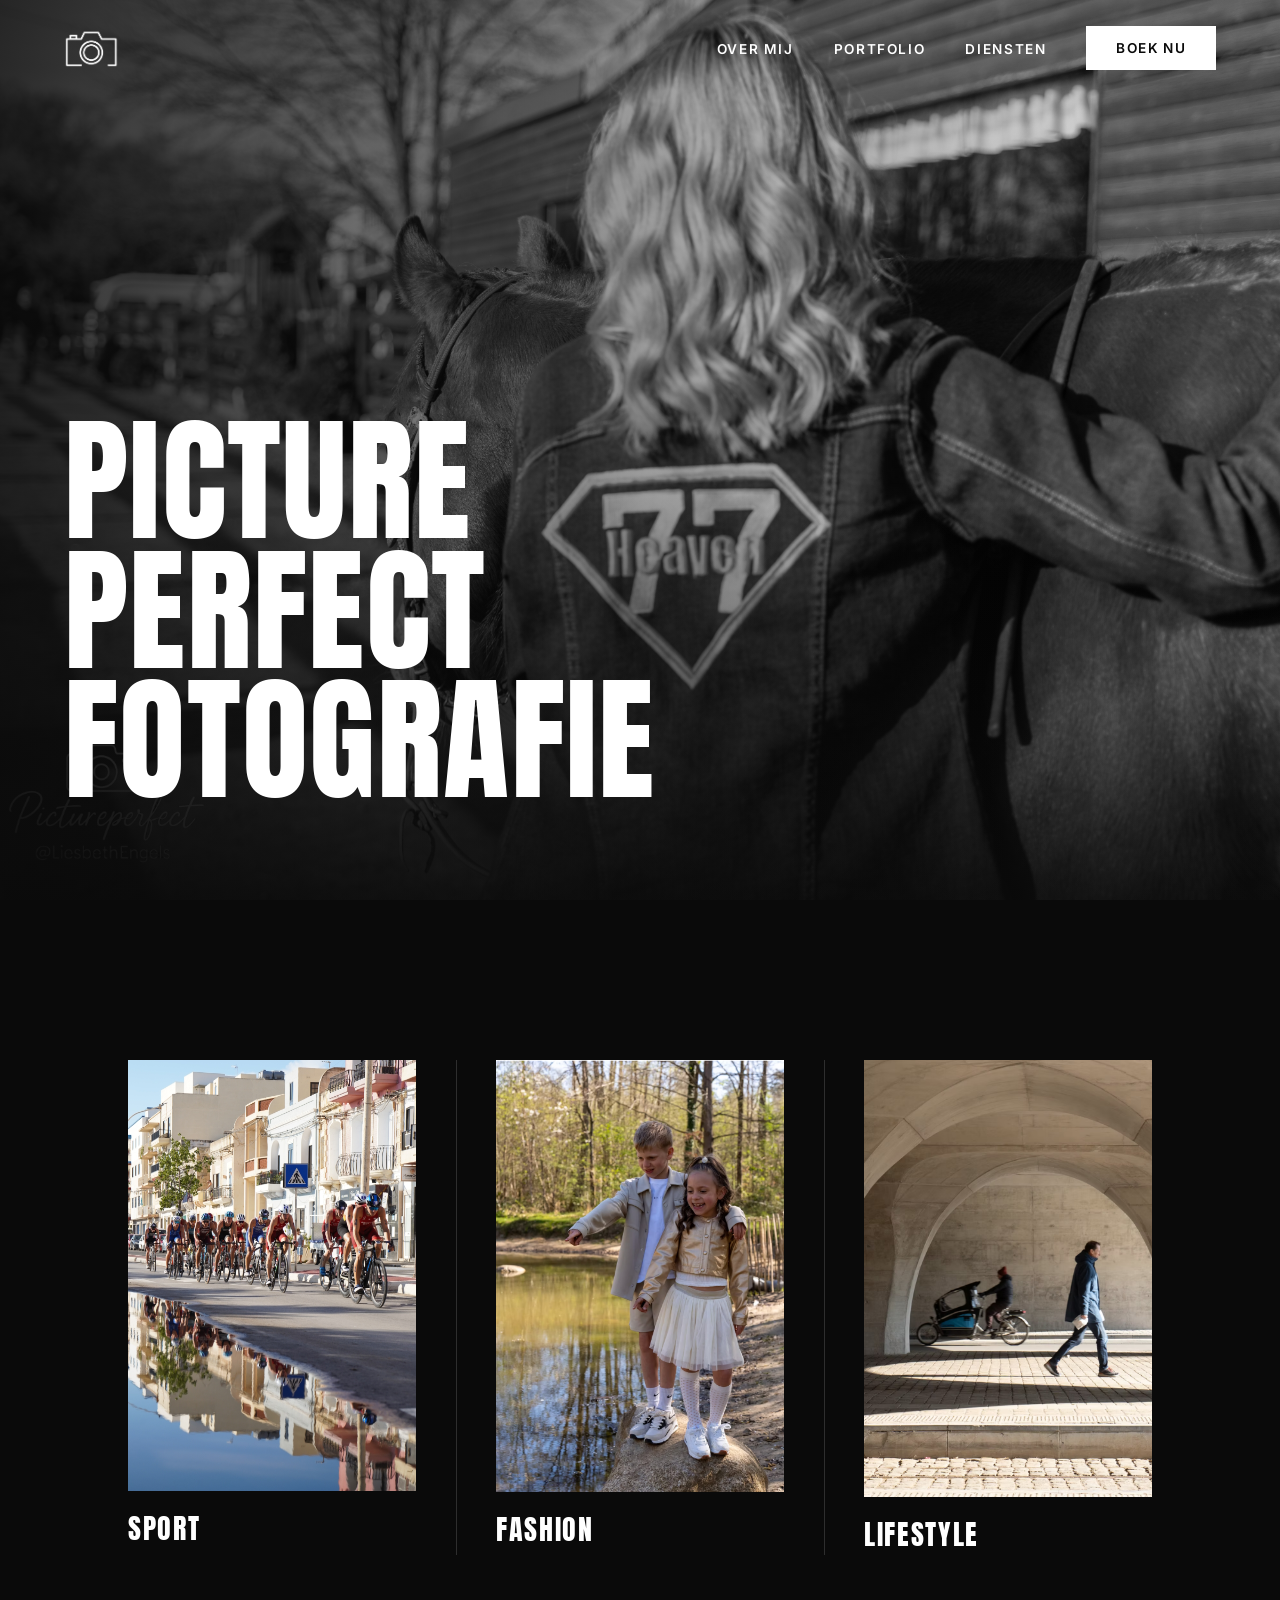
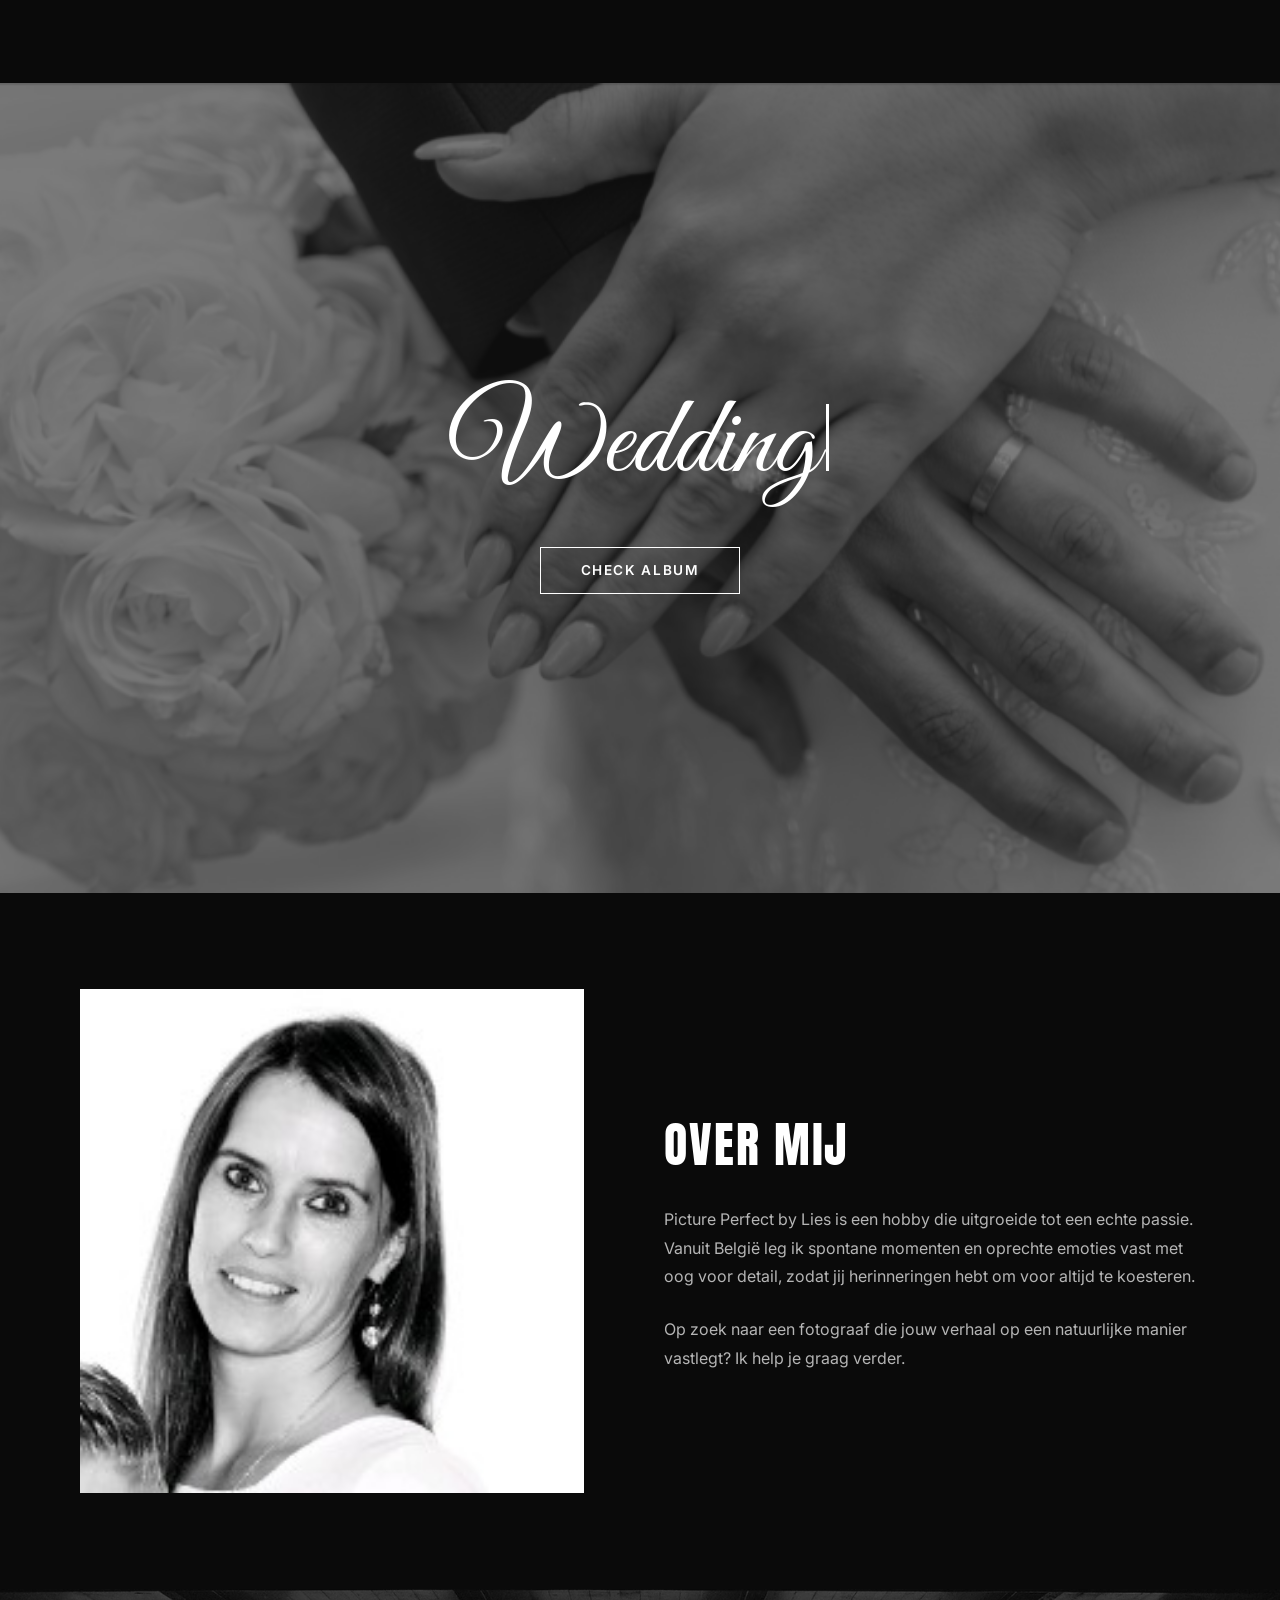
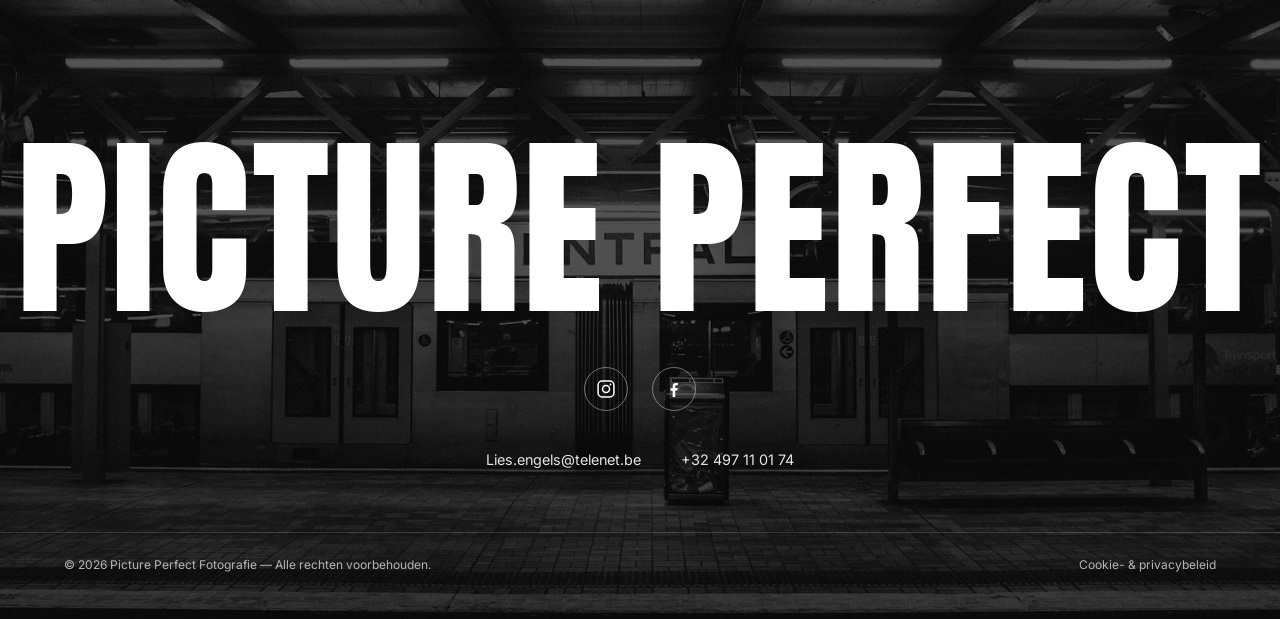
<file: index.html>
<!DOCTYPE html>
<html lang="nl">
<head>
  <meta charset="UTF-8">
  <meta name="viewport" content="width=device-width, initial-scale=1.0">
  <title>Picture Perfect Fotografie</title>

  <!-- Fonts: Anton for the big headline, Inter for body text -->
  <link rel="preconnect" href="https://fonts.googleapis.com">
  <link rel="preconnect" href="https://fonts.gstatic.com" crossorigin>
  <link href="https://fonts.googleapis.com/css2?family=Anton&family=Great+Vibes&family=Inter:wght@400;600&family=Italiana&display=swap" rel="stylesheet">

  <link rel="stylesheet" href="style.css">
</head>
<body>

  <!-- ===== HEADER / NAVBAR ===== -->
  <header class="site-header">
    <a href="#" class="logo" aria-label="Picture Perfect Fotografie — home">
      <img src="images/LOGO.png" alt="Picture Perfect Fotografie" class="logo__img">
    </a>

    <button class="hamburger" aria-label="Menu openen" aria-expanded="false" aria-controls="site-nav">
      <span class="hamburger__line"></span>
      <span class="hamburger__line"></span>
      <span class="hamburger__line"></span>
    </button>

    <nav class="nav" id="site-nav">
      <ul class="nav__list">
        <li><a href="#over-mij" class="nav__link">OVER MIJ</a></li>
        <li><a href="#portfolio" class="nav__link">PORTFOLIO</a></li>
        <li><a href="#diensten" class="nav__link">DIENSTEN</a></li>
      </ul>
      <a href="#boek-nu" class="cta">BOEK NU</a>
    </nav>
  </header>

  <!-- ===== HERO ===== -->
  <section class="hero">
    <!-- Drop your image here later. It scales/crops automatically (object-fit: cover),
         so any large photo works. Ideal size: min. 1600px wide, landscape. -->
    <div class="hero__image-wrapper">
      <img src="images/Engels_Liesbeth_Seven-55.jpg" alt="Portret van de fotograaf" class="hero__image">
    </div>

    <div class="hero__content">
      <h1 class="hero__title">
        PICTURE<br>
        PERFECT<br>
        FOTOGRAFIE
      </h1>
      <p class="hero__tagline">
        
      </p>
    </div>
  </section>

  <section class="categories">

    <div class="img-categories">
      <a href="sport.html" class="category">
        <img src="images/SPORT.JPG" alt="Sportfoto">
        <span class="category__label">SPORT</span>
      </a>

      <a href="fashion.html" class="category">
        <img src="images/FASHION.png" alt="Fashionfoto">
        <span class="category__label">FASHION</span>
      </a>

      <a href="lifestyle.html" class="category">
        <img src="images/LIFESTYLE.png" alt="Lifestylefoto">
        <span class="category__label">LIFESTYLE</span>
      </a>
    </div>

  </section>

  <!-- ===== TROUW ===== -->
  <section class="trouw">
    <!-- Background photo fills the section and crops automatically, like the hero/footer -->
    <div class="trouw__image-wrapper">
      <img src="images/Trouw.png" alt="" class="trouw__image">
    </div>

    <div class="trouw__content">
      <h2 class="trouw__title">Wedding Album</h2>
      <a href="trouw.html" class="trouw__btn">CHECK ALBUM</a>
    </div>
  </section>

  <section class="about" id="over-mij">
    <div class="about__content">
      <img src="images/Lies.jpg" alt="Portret van de fotograaf" class="about__image">

      <div class="about__body">
        <h2 class="about__title">OVER MIJ</h2>
        <p class="about__text">
          Picture Perfect by Lies is een hobby die uitgroeide tot een echte
          passie. Vanuit België leg ik spontane momenten en oprechte emoties
          vast met oog voor detail, zodat jij herinneringen hebt om voor
          altijd te koesteren.
        </p>
        <p class="about__text">
          Op zoek naar een fotograaf die jouw verhaal op een natuurlijke
          manier vastlegt? Ik help je graag verder.
        </p>
      </div>
    </div>
  </section>

  <!-- ===== FOOTER ===== -->
  <footer class="footer" id="contact">
    <!-- Background photo: replace images/quote.png with your own (min. 1920px wide, landscape).
         It crops automatically and gets a dark overlay so the text stays readable. -->
    <div class="footer__image-wrapper">
      <img src="images/quote.png" alt="" class="footer__image">
    </div>

    <div class="footer__content">
      
      <!-- Giant brand name, edge to edge -->
    <p class="footer__wordmark" aria-hidden="true">PICTURE PERFECT</p>


      <div class="footer__socials">
        <!-- Vervang de URL's door je eigen accounts -->
        <a href="https://www.instagram.com/picture_perfect.be1/" target="_blank" rel="noopener" aria-label="Instagram">
          <svg viewBox="0 0 24 24" fill="none" stroke="currentColor" stroke-width="1.8" aria-hidden="true">
            <rect x="2.5" y="2.5" width="19" height="19" rx="5"/>
            <circle cx="12" cy="12" r="4.2"/>
            <circle cx="17.4" cy="6.6" r="1.1" fill="currentColor" stroke="none"/>
          </svg>
        </a>
        <a href="https://www.facebook.com/profile.php?id=61589192260139" target="_blank" rel="noopener" aria-label="Facebook">
          <svg viewBox="0 0 24 24" fill="currentColor" aria-hidden="true">
            <path d="M13.5 21.5v-7.6h2.6l.4-3h-3V9c0-.87.24-1.46 1.5-1.46h1.6V4.85c-.28-.04-1.23-.12-2.34-.12-2.31 0-3.9 1.41-3.9 4v2.23H7.8v3h2.56v7.6h3.14z"/>
          </svg>
        </a>
      </div>

      <div class="footer__contact">
        <a href="mailto:Lies.engels@telenet.be">Lies.engels@telenet.be</a>
        <a href="tel:+32470000000">+32 497 11 01 74</a>
      </div>
    </div>

    

    <div class="footer__bottom-bar">
      <p>&copy; 2026 Picture Perfect Fotografie &mdash; Alle rechten voorbehouden.</p>
      <a href="privacybeleid.html">Cookie- &amp; privacybeleid</a>
    </div>
  </footer>

  <script src="style.js"></script>
</body>
</html>
</file>
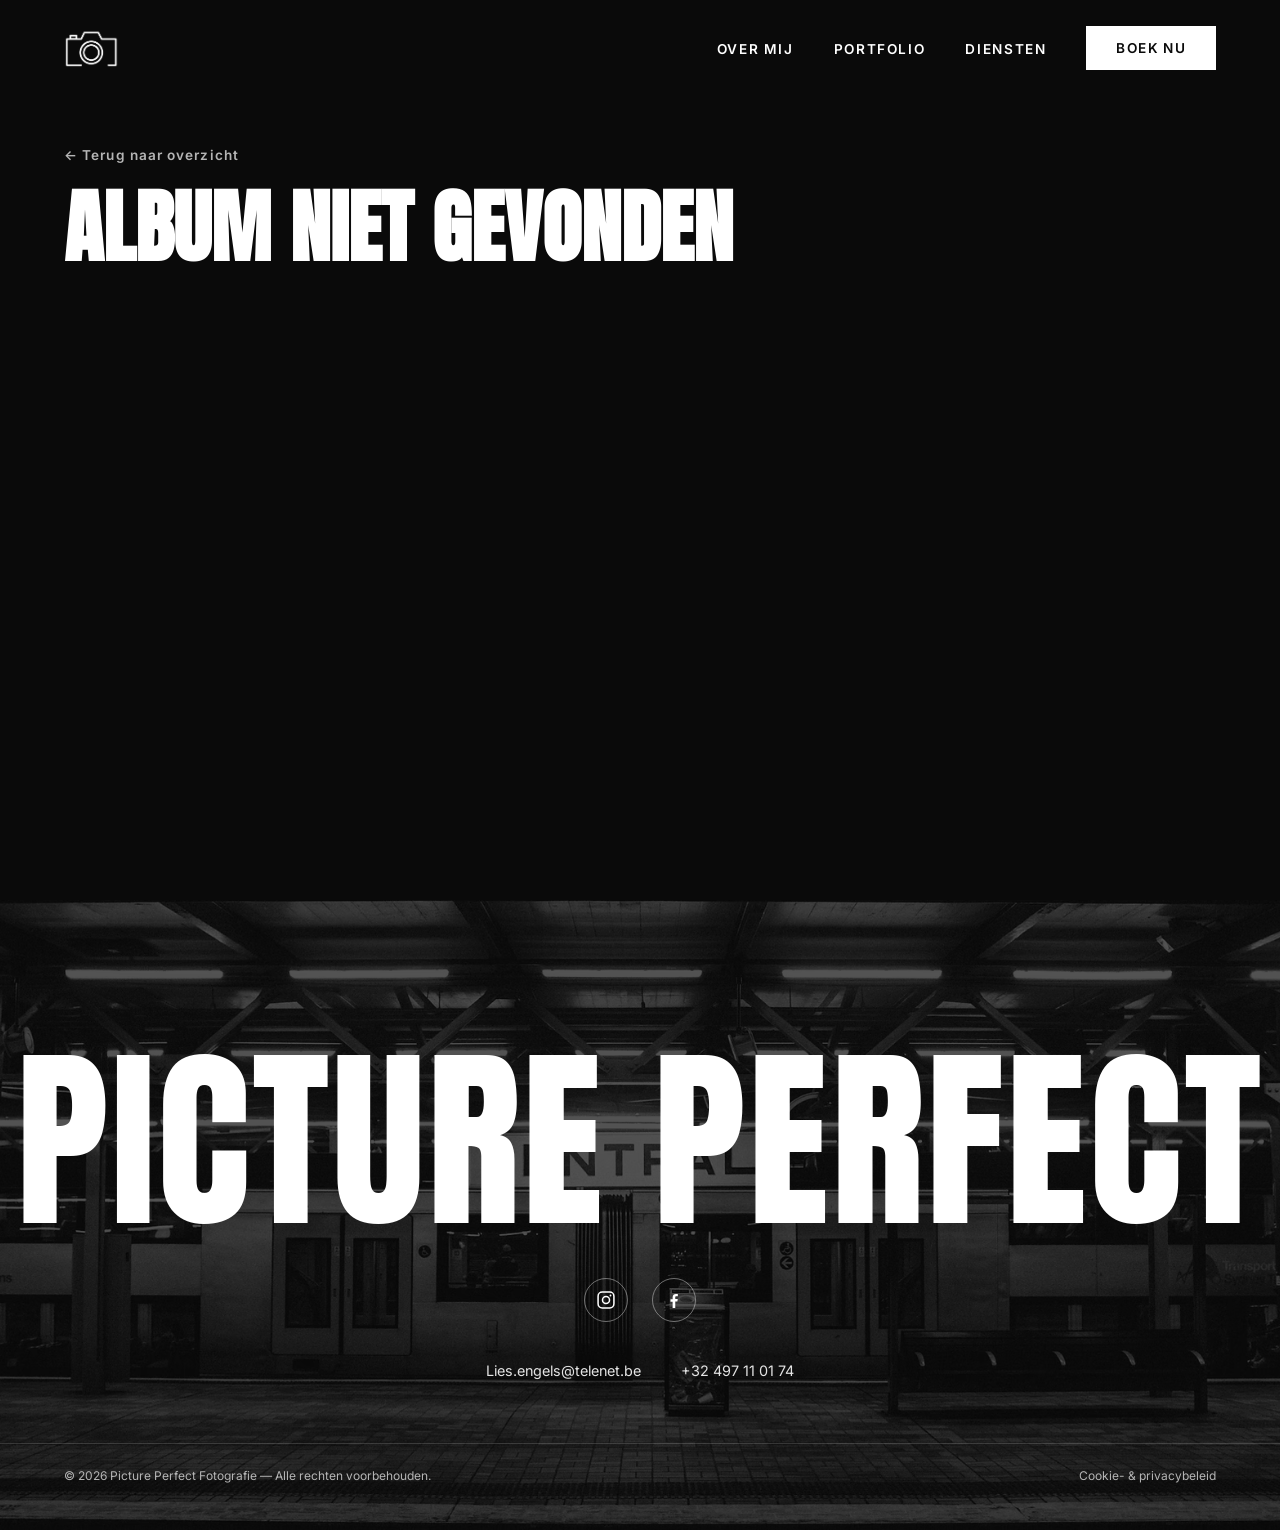
<file: album.html>
<!DOCTYPE html>
<html lang="nl">
<head>
  <meta charset="UTF-8">
  <meta name="viewport" content="width=device-width, initial-scale=1.0">
  <title>Album — Picture Perfect Fotografie</title>

  <link rel="preconnect" href="https://fonts.googleapis.com">
  <link rel="preconnect" href="https://fonts.gstatic.com" crossorigin>
  <link href="https://fonts.googleapis.com/css2?family=Anton&family=Inter:wght@400;600&display=swap" rel="stylesheet">

  <link rel="stylesheet" href="style.css">
</head>
<body>

  <!-- ===== HEADER / NAVBAR ===== -->
  <header class="site-header">
    <a href="index.html" class="logo" aria-label="Picture Perfect Fotografie — home">
      <img src="images/LOGO.png" alt="Picture Perfect Fotografie" class="logo__img">
    </a>

    <button class="hamburger" aria-label="Menu openen" aria-expanded="false" aria-controls="site-nav">
      <span class="hamburger__line"></span>
      <span class="hamburger__line"></span>
      <span class="hamburger__line"></span>
    </button>

    <nav class="nav" id="site-nav">
      <ul class="nav__list">
        <li><a href="index.html#over-mij" class="nav__link">OVER MIJ</a></li>
        <li><a href="index.html#portfolio" class="nav__link">PORTFOLIO</a></li>
        <li><a href="index.html#diensten" class="nav__link">DIENSTEN</a></li>
      </ul>
      <a href="index.html#boek-nu" class="cta">BOEK NU</a>
    </nav>
  </header>

  <!-- ===== ALBUM (title + photos filled in by style.js, based on ?album=...) ===== -->
  <main class="category-page">
    <a href="index.html" class="album-back">&larr; Terug naar overzicht</a>
    <h1 class="category-page__title">ALBUM</h1>

    <div class="gallery" data-album-gallery></div>
  </main>

  <!-- ===== FOOTER ===== -->
  <footer class="footer">
    <div class="footer__image-wrapper">
      <img src="images/quote.png" alt="" class="footer__image">
    </div>

    <div class="footer__content">
      <!-- Giant brand name, edge to edge -->
      <p class="footer__wordmark" aria-hidden="true">PICTURE PERFECT</p>

      <div class="footer__socials">
        <a href="https://www.instagram.com/picture_perfect.be1/" target="_blank" rel="noopener" aria-label="Instagram">
          <svg viewBox="0 0 24 24" fill="none" stroke="currentColor" stroke-width="1.8" aria-hidden="true">
            <rect x="2.5" y="2.5" width="19" height="19" rx="5"/>
            <circle cx="12" cy="12" r="4.2"/>
            <circle cx="17.4" cy="6.6" r="1.1" fill="currentColor" stroke="none"/>
          </svg>
        </a>
        <a href="https://www.facebook.com/profile.php?id=61589192260139" target="_blank" rel="noopener" aria-label="Facebook">
          <svg viewBox="0 0 24 24" fill="currentColor" aria-hidden="true">
            <path d="M13.5 21.5v-7.6h2.6l.4-3h-3V9c0-.87.24-1.46 1.5-1.46h1.6V4.85c-.28-.04-1.23-.12-2.34-.12-2.31 0-3.9 1.41-3.9 4v2.23H7.8v3h2.56v7.6h3.14z"/>
          </svg>
        </a>
      </div>

      <div class="footer__contact">
        <a href="mailto:Lies.engels@telenet.be">Lies.engels@telenet.be</a>
        <a href="tel:+32470000000">+32 497 11 01 74</a>
      </div>
    </div>

    <div class="footer__bottom-bar">
      <p>&copy; 2026 Picture Perfect Fotografie &mdash; Alle rechten voorbehouden.</p>
      <a href="privacybeleid.html">Cookie- &amp; privacybeleid</a>
    </div>
  </footer>

  <script src="albums.js"></script>
  <script src="style.js"></script>
</body>
</html>
</file>
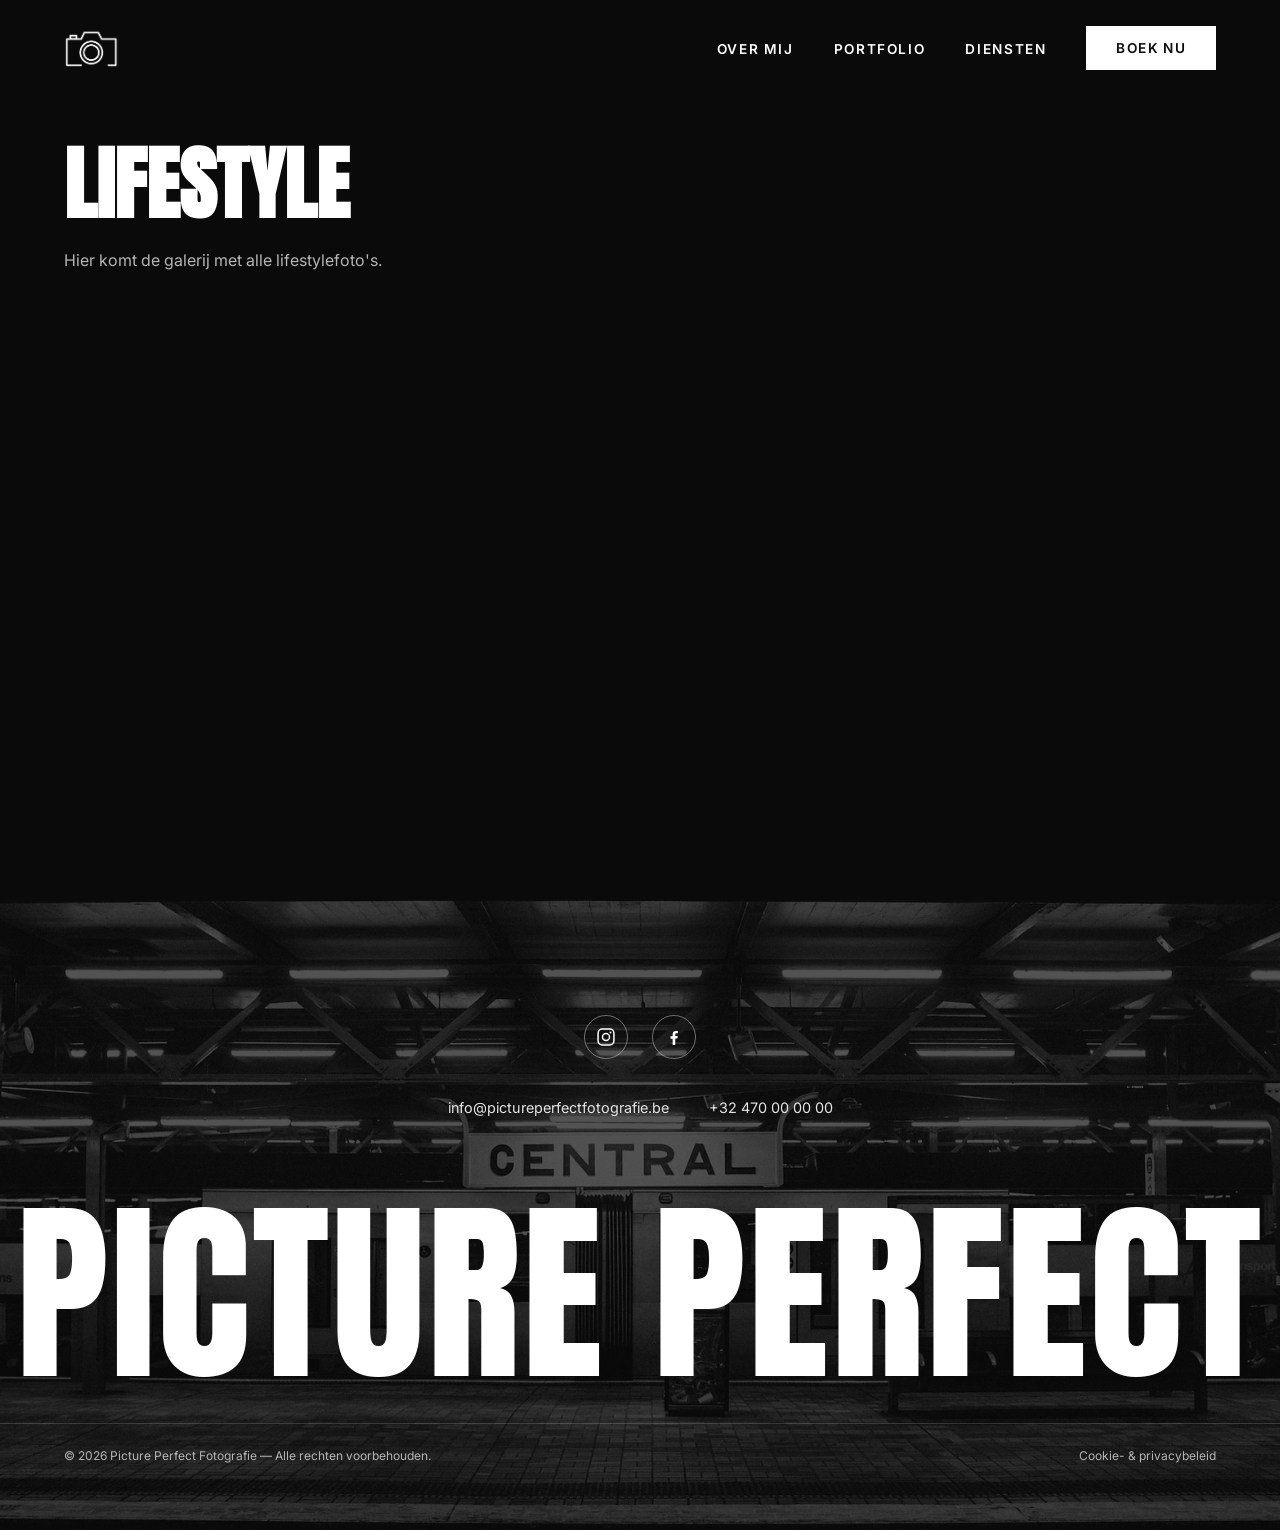
<file: lifestyle.html>
<!DOCTYPE html>
<html lang="nl">
<head>
  <meta charset="UTF-8">
  <meta name="viewport" content="width=device-width, initial-scale=1.0">
  <title>Lifestyle — Picture Perfect Fotografie</title>

  <link rel="preconnect" href="https://fonts.googleapis.com">
  <link rel="preconnect" href="https://fonts.gstatic.com" crossorigin>
  <link href="https://fonts.googleapis.com/css2?family=Anton&family=Inter:wght@400;600&display=swap" rel="stylesheet">

  <link rel="stylesheet" href="style.css">
</head>
<body>

  <!-- ===== HEADER / NAVBAR ===== -->
  <header class="site-header">
    <a href="index.html" class="logo" aria-label="Picture Perfect Fotografie — home">
      <img src="images/LOGO.png" alt="Picture Perfect Fotografie" class="logo__img">
    </a>

    <button class="hamburger" aria-label="Menu openen" aria-expanded="false" aria-controls="site-nav">
      <span class="hamburger__line"></span>
      <span class="hamburger__line"></span>
      <span class="hamburger__line"></span>
    </button>

    <nav class="nav" id="site-nav">
      <ul class="nav__list">
        <li><a href="index.html#over-mij" class="nav__link">OVER MIJ</a></li>
        <li><a href="index.html#portfolio" class="nav__link">PORTFOLIO</a></li>
        <li><a href="index.html#diensten" class="nav__link">DIENSTEN</a></li>
      </ul>
      <a href="index.html#boek-nu" class="cta">BOEK NU</a>
    </nav>
  </header>

  <!-- ===== CATEGORY PAGE ===== -->
  <main class="category-page">
    <h1 class="category-page__title">LIFESTYLE</h1>
    <p class="category-page__text">
      Hier komt de galerij met alle lifestylefoto's.
    </p>
  </main>

  <!-- ===== FOOTER ===== -->
  <footer class="footer">
    <div class="footer__image-wrapper">
      <img src="images/quote.png" alt="" class="footer__image">
    </div>

    <div class="footer__content">
      <div class="footer__socials">
        <!-- Vervang de URL's door je eigen accounts -->
        <a href="https://www.instagram.com/pictureperfect" target="_blank" rel="noopener" aria-label="Instagram">
          <svg viewBox="0 0 24 24" fill="none" stroke="currentColor" stroke-width="1.8" aria-hidden="true">
            <rect x="2.5" y="2.5" width="19" height="19" rx="5"/>
            <circle cx="12" cy="12" r="4.2"/>
            <circle cx="17.4" cy="6.6" r="1.1" fill="currentColor" stroke="none"/>
          </svg>
        </a>
        <a href="https://www.facebook.com/pictureperfect" target="_blank" rel="noopener" aria-label="Facebook">
          <svg viewBox="0 0 24 24" fill="currentColor" aria-hidden="true">
            <path d="M13.5 21.5v-7.6h2.6l.4-3h-3V9c0-.87.24-1.46 1.5-1.46h1.6V4.85c-.28-.04-1.23-.12-2.34-.12-2.31 0-3.9 1.41-3.9 4v2.23H7.8v3h2.56v7.6h3.14z"/>
          </svg>
        </a>
      </div>

      <div class="footer__contact">
        <a href="mailto:info@pictureperfectfotografie.be">info@pictureperfectfotografie.be</a>
        <a href="tel:+32470000000">+32 470 00 00 00</a>
      </div>
    </div>

    <!-- Giant brand name, edge to edge -->
    <p class="footer__wordmark" aria-hidden="true">PICTURE PERFECT</p>

    <div class="footer__bottom-bar">
      <p>&copy; 2026 Picture Perfect Fotografie &mdash; Alle rechten voorbehouden.</p>
      <a href="privacybeleid.html">Cookie- &amp; privacybeleid</a>
    </div>
  </footer>

  <script src="style.js"></script>
</body>
</html>
</file>
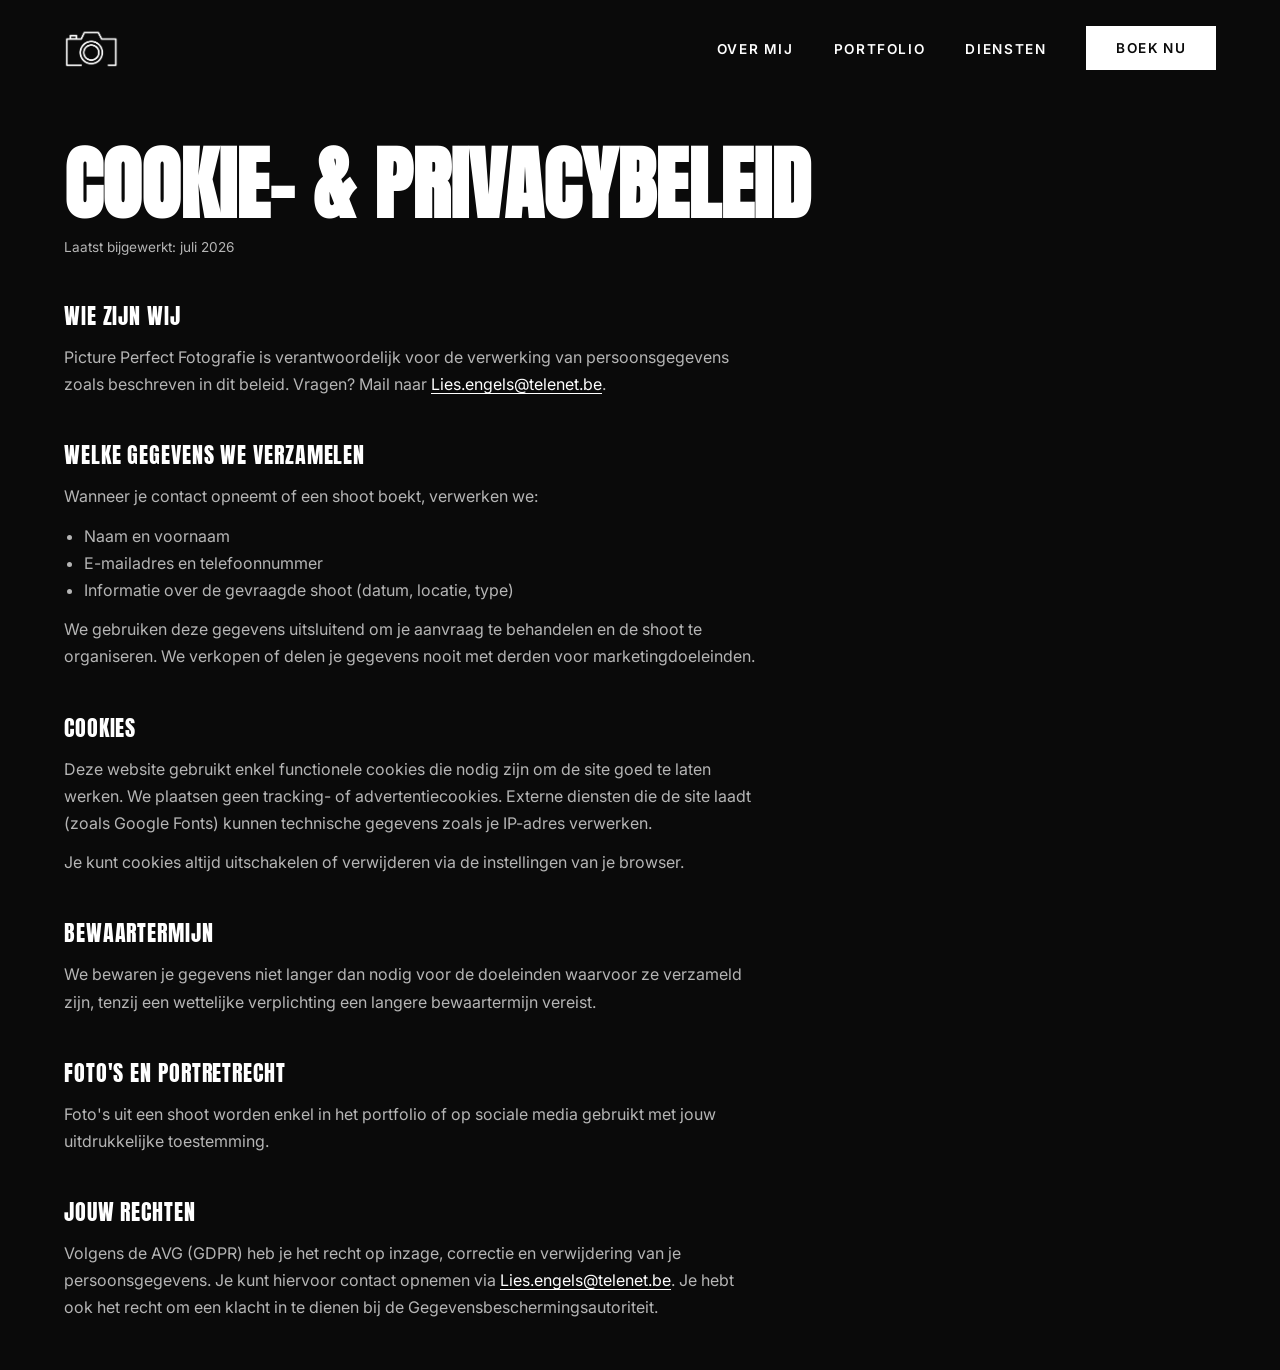
<file: privacybeleid.html>
<!DOCTYPE html>
<html lang="nl">
<head>
  <meta charset="UTF-8">
  <meta name="viewport" content="width=device-width, initial-scale=1.0">
  <title>Cookie- &amp; privacybeleid — Picture Perfect Fotografie</title>

  <link rel="preconnect" href="https://fonts.googleapis.com">
  <link rel="preconnect" href="https://fonts.gstatic.com" crossorigin>
  <link href="https://fonts.googleapis.com/css2?family=Anton&family=Inter:wght@400;600&display=swap" rel="stylesheet">

  <link rel="stylesheet" href="style.css">
</head>
<body>

  <!-- ===== HEADER / NAVBAR ===== -->
  <header class="site-header">
    <a href="index.html" class="logo" aria-label="Picture Perfect Fotografie — home">
      <img src="images/LOGO.png" alt="Picture Perfect Fotografie" class="logo__img">
    </a>

    <button class="hamburger" aria-label="Menu openen" aria-expanded="false" aria-controls="site-nav">
      <span class="hamburger__line"></span>
      <span class="hamburger__line"></span>
      <span class="hamburger__line"></span>
    </button>

    <nav class="nav" id="site-nav">
      <ul class="nav__list">
        <li><a href="index.html#over-mij" class="nav__link">OVER MIJ</a></li>
        <li><a href="index.html#portfolio" class="nav__link">PORTFOLIO</a></li>
        <li><a href="index.html#diensten" class="nav__link">DIENSTEN</a></li>
      </ul>
      <a href="index.html#boek-nu" class="cta">BOEK NU</a>
    </nav>
  </header>

  <!-- ===== POLICY ===== -->
  <main class="category-page policy">
    <h1 class="category-page__title">COOKIE- &amp; PRIVACYBELEID</h1>
    <p class="policy__updated">Laatst bijgewerkt: juli 2026</p>

    <h2>Wie zijn wij</h2>
    <p>
      Picture Perfect Fotografie is verantwoordelijk voor de verwerking van
      persoonsgegevens zoals beschreven in dit beleid. Vragen? Mail naar
      <a href="mailto:Lies.engels@telenet.be">Lies.engels@telenet.be</a>.
    </p>

    <h2>Welke gegevens we verzamelen</h2>
    <p>Wanneer je contact opneemt of een shoot boekt, verwerken we:</p>
    <ul>
      <li>Naam en voornaam</li>
      <li>E-mailadres en telefoonnummer</li>
      <li>Informatie over de gevraagde shoot (datum, locatie, type)</li>
    </ul>
    <p>
      We gebruiken deze gegevens uitsluitend om je aanvraag te behandelen en
      de shoot te organiseren. We verkopen of delen je gegevens nooit met
      derden voor marketingdoeleinden.
    </p>

    <h2>Cookies</h2>
    <p>
      Deze website gebruikt enkel functionele cookies die nodig zijn om de
      site goed te laten werken. We plaatsen geen tracking- of
      advertentiecookies. Externe diensten die de site laadt (zoals Google
      Fonts) kunnen technische gegevens zoals je IP-adres verwerken.
    </p>
    <p>
      Je kunt cookies altijd uitschakelen of verwijderen via de instellingen
      van je browser.
    </p>

    <h2>Bewaartermijn</h2>
    <p>
      We bewaren je gegevens niet langer dan nodig voor de doeleinden
      waarvoor ze verzameld zijn, tenzij een wettelijke verplichting een
      langere bewaartermijn vereist.
    </p>

    <h2>Foto's en portretrecht</h2>
    <p>
      Foto's uit een shoot worden enkel in het portfolio of op sociale media
      gebruikt met jouw uitdrukkelijke toestemming.
    </p>

    <h2>Jouw rechten</h2>
    <p>
      Volgens de AVG (GDPR) heb je het recht op inzage, correctie en
      verwijdering van je persoonsgegevens. Je kunt hiervoor contact opnemen
      via <a href="mailto:Lies.engels@telenet.be">Lies.engels@telenet.be</a>.
      Je hebt ook het recht om een klacht in te dienen bij de
      Gegevensbeschermingsautoriteit.
    </p>
  </main>

 

  <script src="style.js"></script>
</body>
</html>
</file>
<file: style.css>
/* ==========================================================
   PICTURE PERFECT FOTOGRAFIE — Hero + Navbar
   Mobile-first: base styles = phone, media queries scale up.
   ========================================================== */

/* ---------- Reset & base ---------- */
*,
*::before,
*::after {
  margin: 0;
  padding: 0;
  box-sizing: border-box;
}

:root {
  --color-bg: #0a0a0a;
  --color-text: #ffffff;
  --color-text-muted: #b5b5b5;
  --color-accent: #ffffff;
  --font-display: 'Anton', sans-serif;
  --font-body: 'Inter', sans-serif;
  --font-quote: 'Italiana', serif;
  --font-wedding: 'Great Vibes', cursive;
  --header-height: 72px;
  --side-padding: 1.25rem;
}

html {
  scroll-behavior: smooth;
}

body {
  font-family: var(--font-body);
  background-color: var(--color-bg);
  color: var(--color-text);
  -webkit-font-smoothing: antialiased;
}

img {
  display: block;
  max-width: 100%;
}

a {
  text-decoration: none;
  color: inherit;
}

ul {
  list-style: none;
}

/* ==========================================================
   HEADER / NAVBAR (static, sits on top of the hero)
   ========================================================== */
.site-header {
  position: absolute;
  top: 0;
  left: 0;
  right: 0;
  z-index: 100;
  height: var(--header-height);
  display: flex;
  align-items: center;
  justify-content: space-between;
  padding: 0 var(--side-padding);
  
}



.logo {
  font-family: var(--font-display);
  font-size: 1.1rem;
  letter-spacing: 0.08em;
  z-index: 110; /* stays above the fullscreen menu */
}

.logo__img {
  height: 44px;
  width: auto;
}

/* ---------- Hamburger (visible on mobile & tablet) ---------- */
.hamburger {
  border: none;
  background-color: transparent;
  display: flex;
  flex-direction: column;
  justify-content: center;
  gap: 6px;
  width: 44px;
  height: 44px;
  padding: 8px;
  cursor: pointer;
  z-index: 110; /* stays above the fullscreen menu */
}

.hamburger__line {
  display: block;
  width: 100%;
  height: 2px;
  background-color: var(--color-text);
  transition: transform 0.3s ease, opacity 0.3s ease;
}

/* Hamburger -> X when menu is open (class toggled by style.js) */
.hamburger.is-open .hamburger__line:nth-child(1) {
  transform: translateY(8px) rotate(45deg);
}

.hamburger.is-open .hamburger__line:nth-child(2) {
  opacity: 0;
}

.hamburger.is-open .hamburger__line:nth-child(3) {
  transform: translateY(-8px) rotate(-45deg);
}

/* ---------- Fullscreen nav (mobile & tablet) ---------- */
.nav {
  position: fixed;
  inset: 0;
  background-color: var(--color-bg);
  display: flex;
  flex-direction: column;
  align-items: center;
  justify-content: center;
  gap: 3rem;
  

  /* hidden by default */
  opacity: 0;
  visibility: hidden;
  transition: opacity 0.3s ease, visibility 0.3s ease;
}

.nav.is-open {
  opacity: 1;
  visibility: visible;
}

/* No page scroll behind the fullscreen menu */
body.nav-open {
  overflow: hidden;
}

.nav__list {
  display: flex;
  flex-direction: column;
  align-items: center;
  gap: 2rem;
  text-align: center;
}

.nav__link {
  font-family: var(--font-display);
  font-size: 2rem;
  letter-spacing: 0.06em;
  transition: color 0.1s ease;
}

.nav__link:hover {
  color: var(--color-text-muted);
}

/* ---------- CTA button ---------- */
.cta {
  font-family: var(--font-body);
  font-weight: 600;
  font-size: 0.9rem;
  letter-spacing: 0.1em;
  padding: 0.9rem 2rem;
  border: 2px solid var(--color-accent);
  background-color: var(--color-accent);
  color: var(--color-bg);
  transition: background-color 0.2s ease, color 0.2s ease;
}

.cta:hover {
  background-color: transparent;
  color: var(--color-accent);
}

/* ==========================================================
   HERO
   ========================================================== */
.hero {
  position: relative;
  min-height: 100vh;
  min-height: 100svh; /* better on mobile browsers */
  display: flex;
  align-items: flex-end;
  overflow: hidden;
  background-color: var(--color-bg);
}

/* --- Image ---
   The image fills the whole hero and crops automatically.
   Just drop any large photo in images/hero.jpg and it fits. */
.hero__image-wrapper {
  position: absolute;
  inset: 0;
  z-index: 1;
}

.hero__image {
  width: 100%;
  height: 100%;
  object-fit: cover;
  object-position: center top; /* keeps the face in view */
  filter: grayscale(100%);
}

/* Dark gradient so the white text stays readable */
.hero__image-wrapper::after {
  content: '';
  position: absolute;
  inset: 0;
  background:
    linear-gradient(to right, rgba(10, 10, 10, 0.85) 0%, rgba(10, 10, 10, 0.3) 60%, rgba(10, 10, 10, 0.1) 100%),
    linear-gradient(to top, rgba(10, 10, 10, 0.9) 0%, rgba(10, 10, 10, 0) 45%);
}

/* --- Text content --- */
.hero__content {
  position: relative;
  z-index: 2;
  padding: calc(var(--header-height) + 1rem) var(--side-padding) 2.5rem;
  width: 100%;
}

.hero__title {
  font-family: var(--font-display);
  font-weight: 400; /* Anton only has one weight */
  /* Scales fluidly between phone and desktop */
  font-size: clamp(3.25rem, 11vw, 8.5rem);
  line-height: 0.95;
  letter-spacing: 0.01em;
  text-transform: uppercase;
}

.hero__tagline {
  margin-top: 2rem;
  max-width: 34ch;
  font-size: 0.95rem;
  line-height: 1.6;
  color: var(--color-text-muted);
}

/* ==========================================================
   SCROLL ANIMATIONS
   ========================================================== */
/* Fade-in reveal: .reveal is added by style.js on page load (so the
   content stays visible without JavaScript), .is-visible when the
   section scrolls into view. */
.reveal {
  opacity: 0;
  transform: translateY(24px);
  transition: opacity 0.8s ease, transform 0.8s ease;
}

.reveal.is-visible {
  opacity: 1;
  transform: translateY(0);
}

/* Header fades without moving: a transform on the header would break
   the fullscreen mobile menu (position: fixed inside a transformed
   element gets trapped in it) */
.site-header.reveal {
  transform: none;
}

/* ==========================================================
   CATEGORIES
   ========================================================== */
/* Mobile: images stacked below each other */
.img-categories {
  display: flex;
  flex-direction: column;
  gap: 3rem;
  padding: 4rem var(--side-padding);
}

.category {
  position: relative;
  display: block;
  /* A little smaller than full width on phones */
  width: 85%;
  max-width: 400px;
  margin: 0 auto;
}

.category img {
  width: 100%;
  transition: opacity 0.3s ease;
}

.category:hover img {
  opacity: 0.75;
}

/* Thin line between the images (horizontal when stacked) */
.category:not(:first-child)::before {
  content: '';
  position: absolute;
  top: -1.5rem; /* half of the 3rem gap */
  left: 0;
  width: 100%;
  height: 1px;
  background-color: #2e2e2e;
}

/* Word under every image */
.category__label {
  display: block;
  margin-top: 1rem;
  font-family: var(--font-display);
  font-size: 1.5rem;
  letter-spacing: 0.06em;
  color: var(--color-text);
}



/* ==========================================================
   TROUW (full-width photo background, like hero/footer)
   ========================================================== */
.trouw {
  position: relative;
  overflow: hidden;
  display: flex;
  align-items: center;
  justify-content: center;
  min-height: 90vh;
}

.trouw__image-wrapper {
  position: absolute;
  inset: 0;
  z-index: 1;
}

.trouw__image {
  width: 100%;
  height: 100%;
  object-fit: cover;
  object-position: center;
}

/* Dark overlay so the white text stays readable */
.trouw__image-wrapper::after {
  content: '';
  position: absolute;
  inset: 0;
  background-color: rgba(10, 10, 10, 0.5);
}

.trouw__content {
  position: relative;
  z-index: 2;
  display: flex;
  flex-direction: column;
  align-items: center;
  gap: 1.25rem;
  padding: 6rem var(--side-padding);
  text-align: center;
}

.trouw__label {
  font-weight: 600;
  font-size: 0.8rem;
  letter-spacing: 0.35em;
  color: #d9d9d9;
}

/* Wedding script headline */
.trouw__title {
  font-family: var(--font-wedding);
  font-weight: 400; /* Great Vibes only has one weight */
  font-size: clamp(3.5rem, 12vw, 7rem);
  line-height: 1.15;
}

/* Blinking cursor while the title is typing (class set by style.js) */
.trouw__title.is-typing::after {
  content: '';
  display: inline-block;
  width: 3px;
  height: 0.6em;
  margin-left: 0.08em;
  background-color: var(--color-text);
  animation: cursor-blink 0.8s step-end infinite;
}

@keyframes cursor-blink {
  50% {
    opacity: 0;
  }
}

/* Elegant outline button */
.trouw__btn {
  margin-top: 1rem;
  font-weight: 600;
  font-size: 0.85rem;
  letter-spacing: 0.12em;
  padding: 0.9rem 2.5rem;
  border: 1px solid var(--color-accent);
  background-color: transparent;
  color: var(--color-text);
  transition: background-color 0.2s ease, color 0.2s ease;
}

.trouw__btn:hover {
  background-color: var(--color-accent);
  color: var(--color-bg);
}

/* ==========================================================
   ABOUT (Over mij)
   ========================================================== */
/* Mobile: image on top, title + text below */
.about {
  padding: 4rem var(--side-padding);

  /* Overlap effect: the section pins here while the footer scrolls
     over it. style.js adjusts `top` if the section is taller than
     the screen, so the bottom always stays reachable. */
  position: sticky;
  top: 0;
  z-index: 0;
}

.about__content {
  display: flex;
  flex-direction: column;
  gap: 2.5rem;
  max-width: 70rem;
  margin: 0 auto;
}

.about__image {
  /* A little smaller than full width on phones */
  width: 85%;
  max-width: 400px;
  margin: 0 auto;
  object-fit: cover;
}

.about__title {
  font-family: var(--font-display);
  font-weight: 400;
  font-size: clamp(2rem, 6vw, 3rem);
  letter-spacing: 0.04em;
  text-transform: uppercase;
}

.about__text {
  margin-top: 1.5rem;
  max-width: 55ch;
  color: var(--color-text-muted);
  line-height: 1.8;
}

/* ==========================================================
   FOOTER (full-width photo background, same size as before)
   ========================================================== */
.footer {
  position: relative;
  overflow: hidden;
  display: flex;
  flex-direction: column;
  align-items: center;
  justify-content: center;
  /* A bit taller than the screen on mobile/tablet, so the pinned
     over-mij section is completely covered at the end of the page —
     even when the browser address bar collapses (lvh) */
  min-height: 110vh;
  min-height: calc(100lvh + 4rem);
  z-index: 2; /* slides over the pinned about section */
}

.footer__image-wrapper {
  position: absolute;
  inset: 0;
  z-index: 1;
}

.footer__image {
  width: 100%;
  height: 100%;
  object-fit: cover;
  object-position: center;
}

/* Dark overlay so the white text stays readable */
.footer__image-wrapper::after {
  content: '';
  position: absolute;
  inset: 0;
  background-color: rgba(10, 10, 10, 0.7);
}

.footer__content {
  position: relative;
  z-index: 2;
  width: 100%;
  max-width: 60rem;
  padding: 5rem var(--side-padding) 2rem;
  display: flex;
  flex-direction: column;
  align-items: center;
  gap: 2.5rem;
  text-align: center;
}

.footer__title {
  font-family: var(--font-quote);
  font-weight: 400; /* Italiana only has one weight */
  font-size: clamp(2.25rem, 8vw, 4.5rem);
  line-height: 1.1;
  letter-spacing: 0.05em;
  text-transform: uppercase;
}

.footer__nav {
  display: flex;
  flex-wrap: wrap;
  justify-content: center;
  gap: 1.5rem 2.5rem;
}

.footer__nav a {
  font-weight: 600;
  font-size: 0.85rem;
  letter-spacing: 0.12em;
  transition: color 0.2s ease;
}

.footer__nav a:hover {
  color: var(--color-text-muted);
}

/* Round social buttons (Instagram / Facebook) */
.footer__socials {
  display: flex;
  gap: 1.5rem;
}

.footer__socials a {
  display: flex;
  align-items: center;
  justify-content: center;
  width: 44px;
  height: 44px;
  border: 1px solid rgba(255, 255, 255, 0.4);
  border-radius: 50%;
  transition: background-color 0.2s ease, color 0.2s ease, border-color 0.2s ease;
}

.footer__socials svg {
  width: 20px;
  height: 20px;
}

.footer__socials a:hover {
  background-color: var(--color-accent);
  border-color: var(--color-accent);
  color: var(--color-bg);
}

.footer__contact {
  display: flex;
  flex-direction: column;
  gap: 0.5rem;
  font-size: 0.9rem;
  color: #e4e4e4;
}

.footer__contact a:hover {
  color: var(--color-text-muted);
}

/* Giant brand name, edge to edge like the hero title */
.footer__wordmark {
  position: relative;
  z-index: 2;
  /* IMPORTANT: must be 100vw (not 100%). The text is wider than the
     content box; 100vw lets the flex parent center it on the screen.
     With 100% the text shifts right and gets cut off. */
  width: 100vw;
  margin-top: 3rem;
  font-family: var(--font-display);
  font-size: 15.3vw; /* scales with the screen so it always spans the full width */
  line-height: 1;
  letter-spacing: 0.01em;
  white-space: nowrap;
  text-align: center;
}

/* Bottom bar with copyright + cookie/privacy link */
.footer__bottom-bar {
  position: relative;
  z-index: 2;
  width: 100%;
  display: flex;
  flex-direction: column;
  align-items: center;
  gap: 0.75rem;
  margin-top: 2rem;
  padding: 1.5rem var(--side-padding) 2rem;
  border-top: 1px solid rgba(255, 255, 255, 0.15);
  font-size: 0.75rem;
  color: var(--color-text-muted);
  text-align: center;
}

.footer__bottom-bar a {
  
  text-underline-offset: 3px;
  transition: color 0.2s ease;
}

.footer__bottom-bar a:hover {
  color: var(--color-text);
}

/* ==========================================================
   CATEGORY PAGES (sport.html / fashion.html / lifestyle.html)
   ========================================================== */
.category-page {
  min-height: 100vh;
  padding: calc(var(--header-height) + 3rem) var(--side-padding) 3rem;
}

.category-page__title {
  font-family: var(--font-display);
  font-size: clamp(2.5rem, 8vw, 5rem);
  line-height: 1;
  text-transform: uppercase;
}

.category-page__text {
  margin-top: 1.5rem;
  max-width: 45ch;
  color: var(--color-text-muted);
  line-height: 1.6;
}

/* ---------- Policy page (privacybeleid.html) ---------- */
.policy__updated {
  margin-top: 1rem;
  font-size: 0.85rem;
  color: var(--color-text-muted);
}

.policy h2 {
  margin-top: 2.5rem;
  font-family: var(--font-display);
  font-weight: 400;
  font-size: 1.4rem;
  letter-spacing: 0.04em;
  text-transform: uppercase;
}

.policy p,
.policy ul {
  margin-top: 0.75rem;
  max-width: 70ch;
  color: var(--color-text-muted);
  line-height: 1.7;
}

.policy ul {
  padding-left: 1.25rem;
  list-style: disc;
}

.policy a {
  color: var(--color-text);
  text-decoration: underline;
  text-underline-offset: 3px;
}

/* ==========================================================
   ALBUM COVERS on the category pages
   (reuses the .category look from the homepage)
   ========================================================== */
.album-grid {
  padding: 2.5rem 0 1rem;
}

/* Covers are photos, so crop them to a consistent shape */
.album-grid .category img {
  aspect-ratio: 4 / 5;
  object-fit: cover;
}

.album-grid .category__label {
  text-transform: uppercase;
}

/* Back link on the album page */
.album-back {
  display: inline-block;
  margin-bottom: 1.5rem;
  font-size: 0.85rem;
  font-weight: 600;
  letter-spacing: 0.08em;
  color: var(--color-text-muted);
  transition: color 0.2s ease;
}

.album-back:hover {
  color: var(--color-text);
}

/* ==========================================================
   ALBUM GALLERY (masonry, like efferd image-gallery-1)
   Mobile: 1 column — tablet: 2 — desktop: 4
   ========================================================== */
.gallery {
  max-width: 64rem;
  margin: 0 auto;
  padding: 2.5rem 0 1rem;
  columns: 1;
  column-gap: 1rem;
}

.gallery__img {
  display: block;
  width: 100%;
  margin-bottom: 1rem;
  border-radius: 0.75rem;
  break-inside: avoid;

  /* fades in when loaded (class set by style.js) */
  opacity: 0;
  transform: translateY(12px);
  transition: opacity 0.6s ease, transform 0.6s ease;
}

.gallery__img.is-loaded {
  opacity: 1;
  transform: translateY(0);
}

/* ==========================================================
   TABLET (≥ 600px) — still hamburger + fullscreen menu
   ========================================================== */
@media (min-width: 600px) {
  :root {
    --side-padding: 2.5rem;
  }

  .nav__link {
    font-size: 2.5rem;
  }

  /* Tablet: keep the category images modest instead of full width */
  .category {
    max-width: 460px;
  }

  /* Same for the over-mij photo */
  .about__image {
    max-width: 460px;
  }

  /* Gallery: two columns on tablet */
  .gallery {
    columns: 2;
  }
}

/* ==========================================================
   DESKTOP (≥ 1024px) — inline navbar, no hamburger
   ========================================================== */
@media (min-width: 1024px) {
  :root {
    --header-height: 96px;
    --side-padding: 4rem;
  }

  .hamburger {
    display: none;
  }

  .logo__img {
    height: 56px;
  }

  /* Nav becomes a normal horizontal bar */
  .nav {
    position: static;
    flex-direction: row;
    gap: 2.5rem;
    background-color: transparent;
    opacity: 1;
    visibility: visible;
  }

  .nav__list {
    flex-direction: row;
    gap: 2.5rem;
  }

  .nav__link {
    font-family: var(--font-body);
    font-weight: 600;
    font-size: 0.85rem;
    letter-spacing: 0.12em;
  }

  .cta {
    font-size: 0.85rem;
    padding: 0.75rem 1.75rem;
  }

  .hero__content {
    padding-bottom: 4rem;
  }

  .hero__tagline {
    font-size: 1rem;
  }

  .img-categories {
    display: grid;
    grid-template-columns: repeat(3, 1fr);
    grid-template-rows: repeat(1, 1fr);
    gap: 5rem;
    padding: 8rem;
    padding-top: 10rem;
  
  }
    
.sport {
    grid-column: span 2 / span 2;
    grid-row: span 5 / span 5;
}

.fashion {
    grid-column: span 2 / span 2;
    grid-row: span 5 / span 5;
    grid-column-start: 4;
}

.lifestyle {
    grid-column: span 2 / span 2;
    grid-row: span 5 / span 5;
    grid-column-start: 7;
}

  /* Desktop grid: back to full cell width */
  .category {
    width: auto;
    max-width: none;
    margin: 0;
  }

  /* Thin line between the images (vertical: they sit side by side here) */
  .category:not(:first-child)::before {
    top: 0;
    left: -2.5rem; /* half of the 5rem grid gap */
    width: 1px;
    height: 100%;
  }

  .category__label {
    font-size: 1.75rem;
  }

  /* Contact links side by side on desktop */
  .footer__contact {
    flex-direction: row;
    gap: 2.5rem;
  }

  /* Copyright left, privacy link right */
  .footer__bottom-bar {
    flex-direction: row;
    justify-content: space-between;
  }

  /* Desktop keeps the shorter footer */
  .footer {
    min-height: 70vh;
  }

  /* Album covers: keep page padding modest (the homepage
     .img-categories rule above sets 8rem, too much here) */
  .album-grid {
    padding: 3rem 0 1rem;
  }

  /* Gallery: four columns on desktop */
  .gallery {
    columns: 4;
    column-gap: 1.5rem;
  }

  .gallery__img {
    margin-bottom: 1.5rem;
  }

  /* About: picture left, title + text right */
  .about {
    padding: 6rem var(--side-padding);
  }

  .about__content {
    flex-direction: row;
    align-items: center;
    gap: 5rem;
  }

  .about__image {
    width: 45%;
    max-width: none;
    margin: 0;
  }

  .about__body {
    flex: 1;
  }
}
</file>
